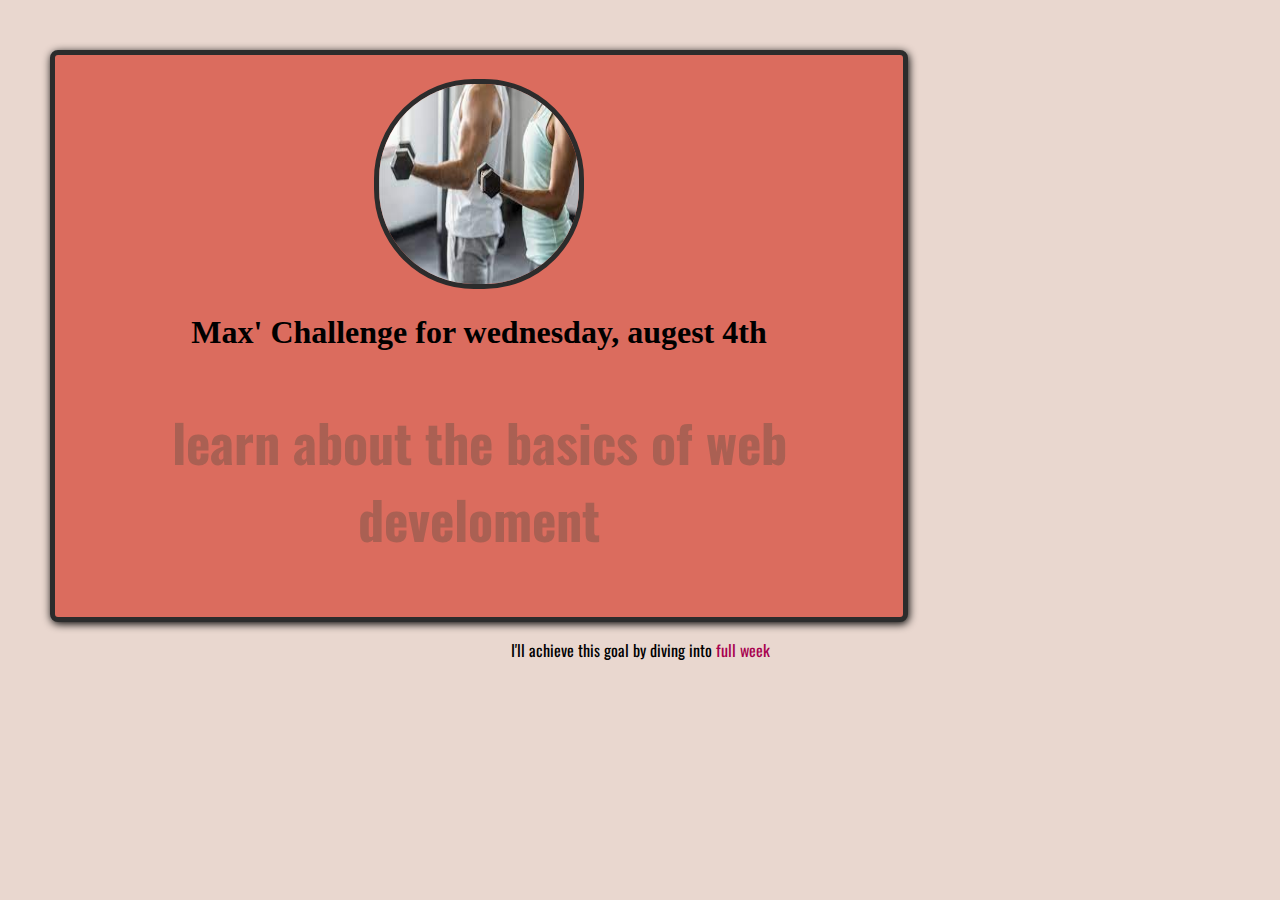
<file: index.html>
<!DOCTYPE html>
<html>
  <head>
    <link rel="preconnect" href="https://fonts.googleapis.com" />
    <link rel="preconnect" href="https://fonts.gstatic.com" crossorigin />
    <link
      href="https://fonts.googleapis.com/css2?family=Fira+Sans:wght@700&family=Oswald:wght@500&display=swap"
      rel="stylesheet"
    />
    <link href="styles/daily-challenge.css" rel="stylesheet" />
    <link href="styles/shared.css" rel="stylesheet /">
    <title>My first daliy Challenge</title>
  </head>
  <body>
    <main>
      <img src="images/health.jfif" alt="health"> 
    <h1>Max' Challenge for <span>wednesday, augest 4th</span></h1>
    <p id="todays-challenge">learn about the basics of web develoment</p>
    </main>
  </body>
  <futter>
    <p>
      I'll achieve this goal by diving into
      <a href="full-week.html">full week</a>
    </p>
  </futter>
</html>
</file>
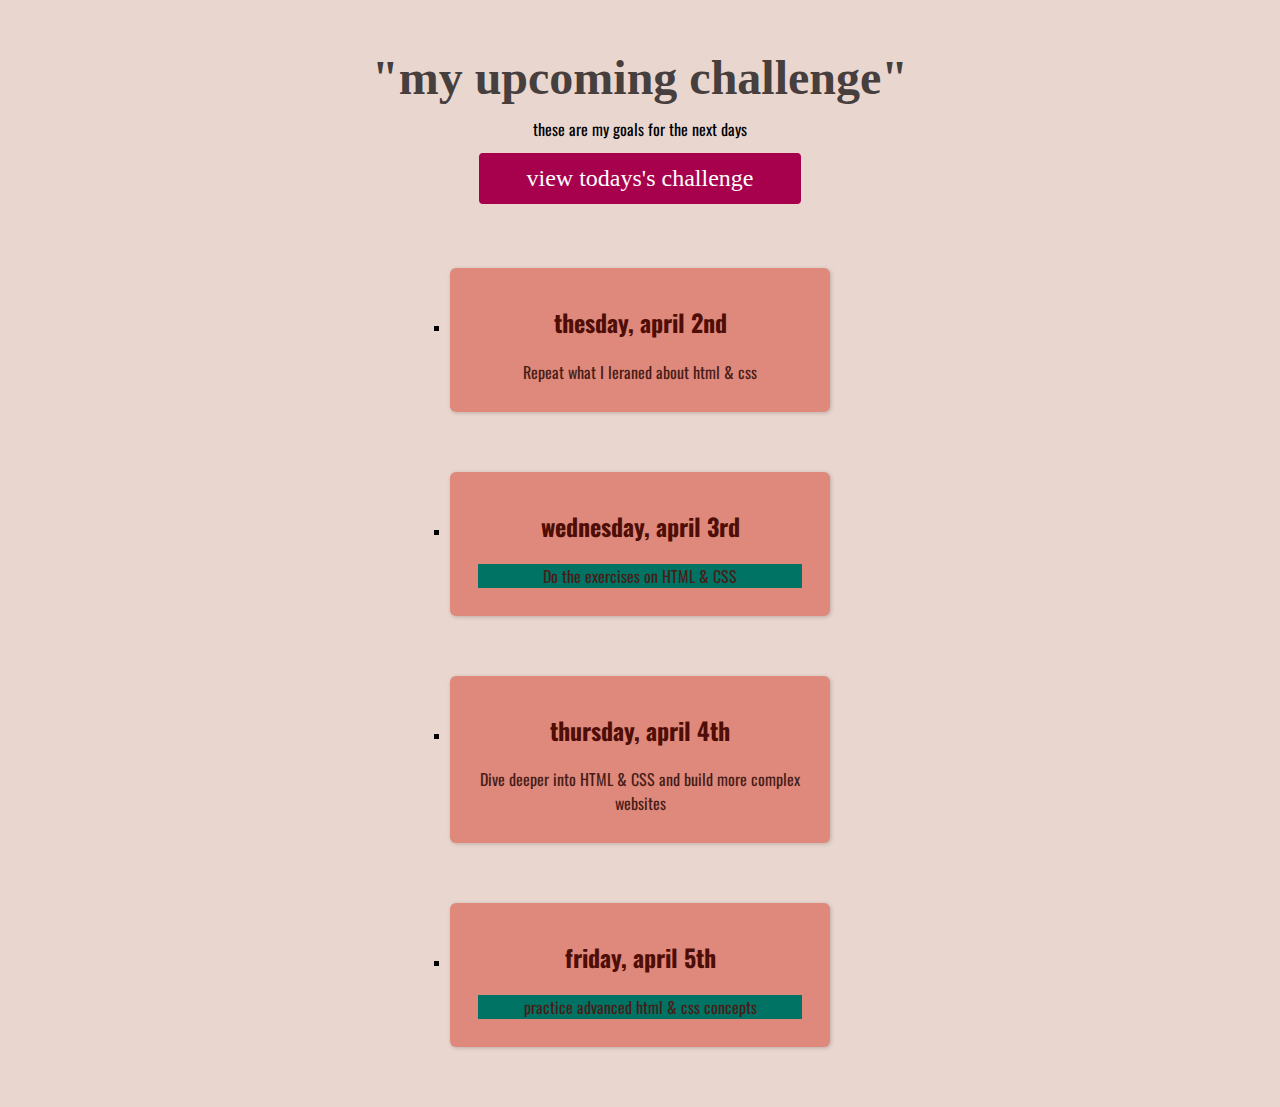
<file: full-week.html>
<!DOCTYPE html>
<html>
  <head>
    <link rel="preconnect" href="https://fonts.googleapis.com" />
    <link rel="preconnect" href="https://fonts.gstatic.com" crossorigin />
    <link
      href="https://fonts.googleapis.com/css2?family=Tilt+Prism&display=swap"
      rel="stylesheet"
    />
    <link rel="preconnect" href="https://fonts.googleapis.com" />
    <link rel="preconnect" href="https://fonts.gstatic.com" crossorigin />
    <link
      href="https://fonts.googleapis.com/css2?family=Fira+Sans:wght@700&family=Oswald:wght@500&display=swap"
      rel="stylesheet"
    />
    <link href="styles/shared.css" rel="stylesheet /" />
    <link href="styles/full-week.css" rel="stylesheet" />
    <link rel="icon" href="images/favicon.ico" type="image/x-icon">
    <title>5days Challenge</title>
  </head>
  <body>
    <header>
      <h1>"my upcoming challenge"</h1>
      <p id="description">these are my goals for the next days</p>
      <a href="index.html">view todays's challenge</a>
    </header>
    <main>
      <ol>
        <li>
          <h2>thesday, april 2nd</h2>
          <p>Repeat what I leraned about html & css</p>
                  </li>
        <li>
          <h2>wednesday, april 3rd</h2>
          <p class="highlight-goal">Do the exercises on HTML & CSS</p>
        </li>
        <li>
          <h2>thursday, april 4th</h2>
          <p>Dive deeper into HTML & CSS and build more complex websites</p>
        </li>
        <li>
          <h2>friday, april 5th</h2>
          <p class="highlight-goal">practice advanced html & css concepts</p>
        </li>
      </ol>
    </main>
  </body>
</html>
</file>
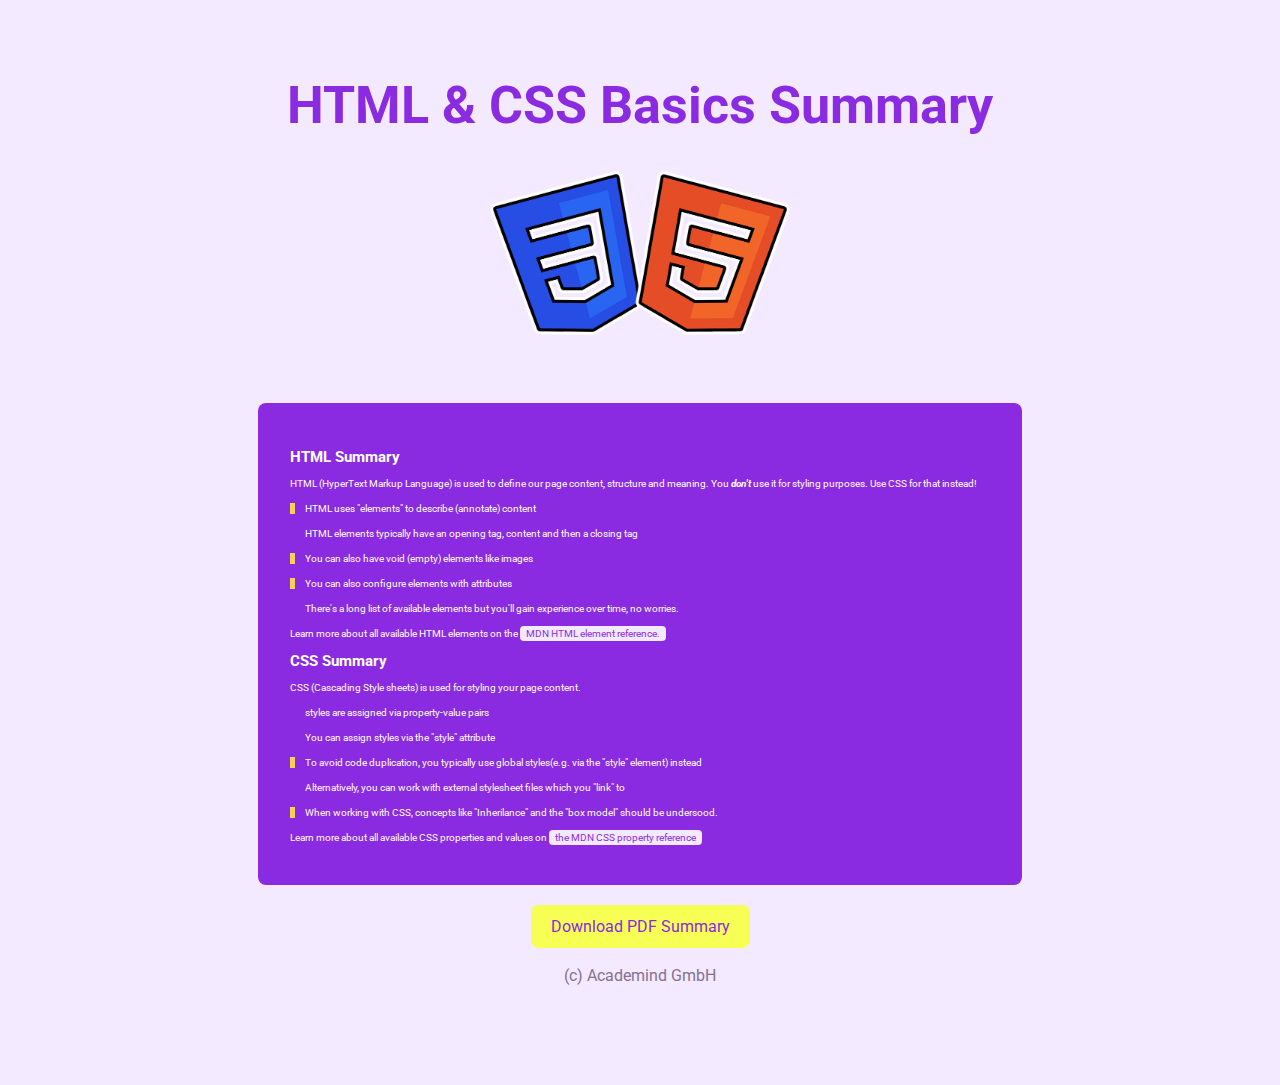
<file: practice.html>
<!DOCTYPE html>
<html lang="en">
  <head>
    <link rel="preconnect" href="https://fonts.googleapis.com" />
    <link rel="preconnect" href="https://fonts.gstatic.com" crossorigin />
    <link
      href="https://fonts.googleapis.com/css2?family=Roboto&family=Tilt+Prism&display=swap"
      rel="stylesheet"
    />
    <link href="styles/practice.css" rel="stylesheet /" />
    <title>HTML & CSS Basics Summary</title>
  </head>
  <body>
    <header>
        <h1>HTML & CSS Basics Summary</h1>
        <img src="images/html-css.png" alt="HTML and CSS logos">

    </header>
    <main>
        <h2>
            HTML Summary
        </h2>
        <p>
            HTML (HyperText Markup Language) is used to define our page content, structure and meaning. You <em class="highlight">don't</em> use it for styling purposes. Use CSS for that instead!
        </p>
        
       
        <ul>
            <li class="extra-important">HTML uses "elements" to describe (annotate) content</li>
            <li>HTML elements typically have an opening tag, content and then a closing tag</li>
            <li class="extra-important">You can also have void (empty) elements like images</li>
            <li class="extra-important">You can also configure elements with attributes</li>
            <li>There's a long list of available elements but you'll gain experience over time, no worries.</li>  
          
        </ul>
        <p>Learn more about all available HTML elements on the <a href="https://developer.mozilla.org/en-US/docs/Web/HTML/Element">MDN HTML element reference.</a></p>
        <h2>
            CSS Summary
        </h2>
        <p>CSS (Cascading Style sheets) is used for styling your page content.</p>
        <ul>
            <li>styles are assigned via property-value pairs</li>
            <li>You can assign styles via the "style" attribute</li>
            <li class="extra-important">To avoid code duplication, you typically use global styles(e.g. via the "style" element) instead </li>
            <li>Alternatively, you can work with external stylesheet files which you "link" to</li>
            <li class="extra-important">When working with CSS, concepts like "Inherilance" and the "box model" should be undersood.</li>
        </ul>
        
        <p>Learn more about all available CSS properties and values on <a href="https://developer.mozilla.org/en-US/docs/Web/CSS/Reference">the MDN CSS property reference</a></a></p>
      
    </main>
    <footer>
        <a href="html-css-basics-summary.pdf" class="button" target="_blank">Download PDF Summary</a>
        <p>(c) Academind GmbH</p>
    </footer> 
  </body>
</html>
</file>
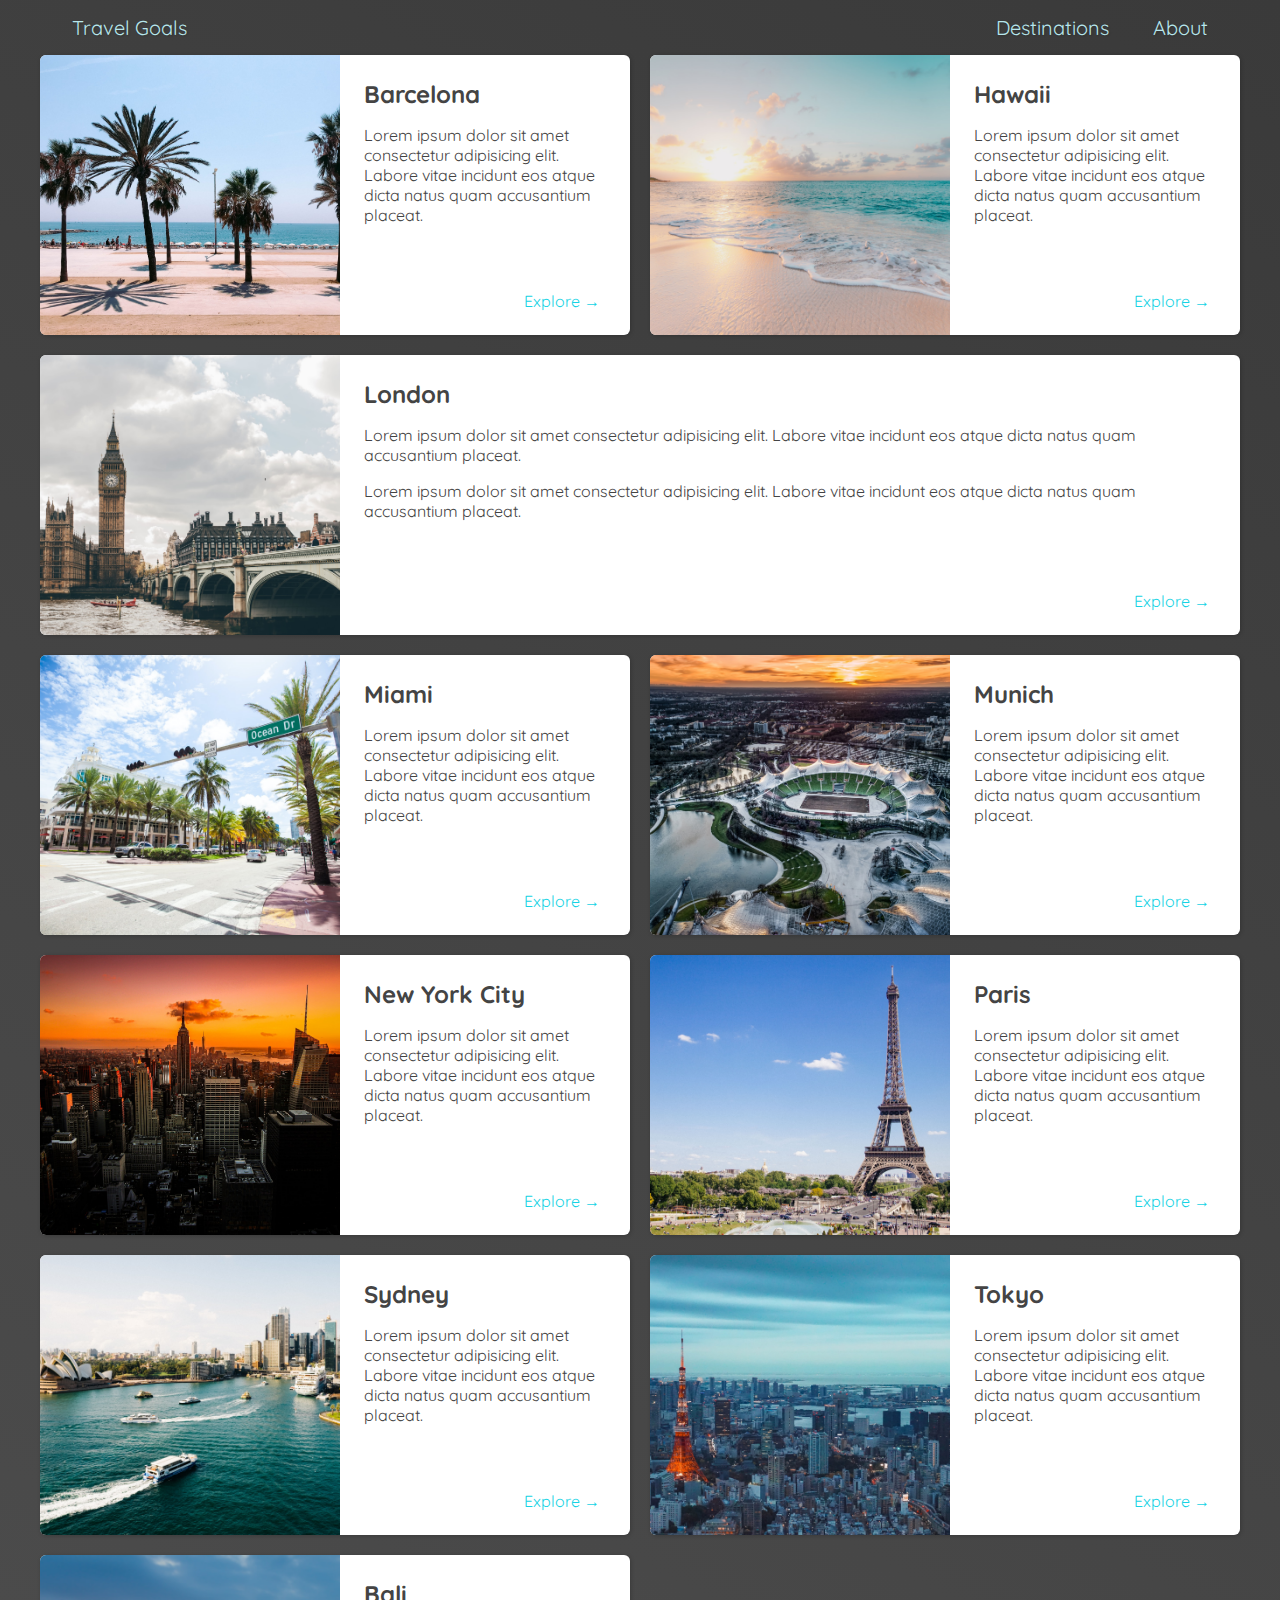
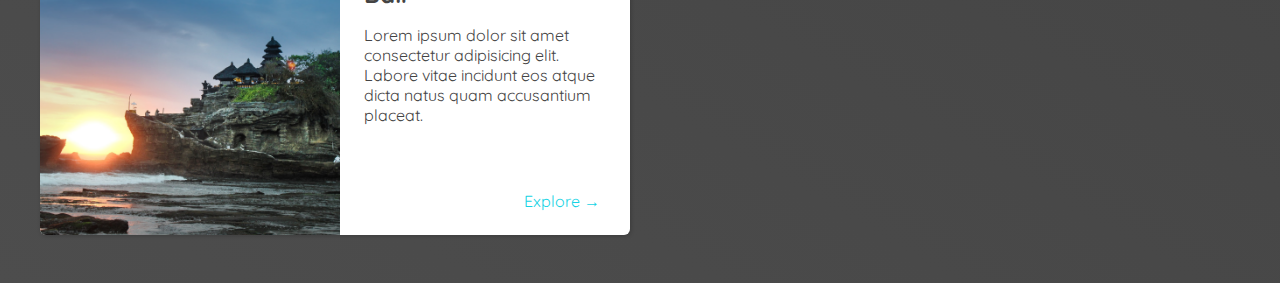
<file: 2023-03-15/places.html>
<!DOCTYPE html>
<html lang="en">
  <head>
    <meta charset="UTF-8" />
    <link rel="preconnect" href="https://fonts.googleapis.com" />
    <link rel="preconnect" href="https://fonts.gstatic.com" crossorigin />
    <link
      href="https://fonts.googleapis.com/css2?family=Roboto&family=Tilt+Prism&display=swap"
      rel="stylesheet"
    />
    <link
      href="https://fonts.googleapis.com/css2?family=Raleway:wght@700&family=Oleo+Script:wght@700&family=Quicksand:wght@300;500;700&display=swap"
      rel="stylesheet"
    />
    <link rel="stylesheet" href="shared.css" />
    <link rel="stylesheet" href="place.css" />
    <title>Travel Goals</title>
  </head>
  <body>
    <header>
      <div id="page-logo">
        <a href="/index.html">Travel Goals</a>
      </div>
      <nav>
        <ul>
          <li><a href="/places.html">Destinations</a></li>
          <li><a href="">About</a></li>
        </ul>
      </nav>
    </header>
    <main>
        <ul>
            <li>
              <img src="images/places/barcelona.jpg" alt="City of Barcelona" />
              <div class="item-content">
                <div>
                  <h2>Barcelona</h2>
                  <p>
                    Lorem ipsum dolor sit amet consectetur adipisicing elit. Labore
                    vitae incidunt eos atque dicta natus quam accusantium placeat.
                  </p>
                </div>
                <div class="actions">
                  <a href="https://en.wikipedia.org/wiki/Barcelona">Explore &#x2192</a>
                </div>
              </div>
            </li>
            <li>
              <img src="images/places/hawaii.jpg" alt="Hawaii beach" />
              <div class="item-content">
                <div>
                  <h2>Hawaii</h2>
                  <p>
                    Lorem ipsum dolor sit amet consectetur adipisicing elit. Labore
                    vitae incidunt eos atque dicta natus quam accusantium placeat.
                  </p>
                </div>
                <div class="actions">
                  <a href="hhttps://en.wikipedia.org/wiki/Hawaii">Explore &#x2192</a>
                </div>
              </div>
            </li>
            <li>
              <img src="images/places/london.jpg" alt="London city" />
              <div class="item-content">
                <div>
                  <h2>London</h2>
                  <p>
                    Lorem ipsum dolor sit amet consectetur adipisicing elit. Labore
                    vitae incidunt eos atque dicta natus quam accusantium placeat.
                  </p>
                  <p>
                    Lorem ipsum dolor sit amet consectetur adipisicing elit. Labore
                    vitae incidunt eos atque dicta natus quam accusantium placeat.
                  </p>
                </div>
                <div class="actions">
                  <a href="https://en.wikipedia.org/wiki/London">Explore &#x2192</a>
                </div>
              </div>
            </li>
            <li>
              <img src="images/places/miami.jpg" alt="Miami streets" />
              <div class="item-content">
                <div>
                  <h2>Miami</h2>
                  <p>
                    Lorem ipsum dolor sit amet consectetur adipisicing elit. Labore
                    vitae incidunt eos atque dicta natus quam accusantium placeat.
                  </p>
                </div>
                <div class="actions">
                  <a href="https://en.wikipedia.org/wiki/Miami">Explore &#x2192</a>
                </div>
              </div>
            </li>
            <li>
              <img src="images/places/munich.jpg" alt="Munich football stadium" />
              <div class="item-content">
                <div>
                  <h2>Munich</h2>
                  <p>
                    Lorem ipsum dolor sit amet consectetur adipisicing elit. Labore
                    vitae incidunt eos atque dicta natus quam accusantium placeat.
                  </p>
                </div>
                <div class="actions">
                  <a href="https://en.wikipedia.org/wiki/Munich">Explore &#x2192</a>
                </div>
              </div>
            </li>
            <li>
              <img src="images/places/new-york-city.jpg" alt="New York City skyline" />
              <div class="item-content">
                <div>
                  <h2>New York City</h2>
                  <p>
                    Lorem ipsum dolor sit amet consectetur adipisicing elit. Labore
                    vitae incidunt eos atque dicta natus quam accusantium placeat.
                  </p>
                </div>
                <div class="actions">
                  <a href="https://en.wikipedia.org/wiki/New_York_City"
                    >Explore &#x2192</a
                  >
                </div>
              </div>
            </li>
            <li>
              <img src="images/places/paris.jpg" alt="Paris city" />
              <div class="item-content">
                <div>
                  <h2>Paris</h2>
                  <p>
                    Lorem ipsum dolor sit amet consectetur adipisicing elit. Labore
                    vitae incidunt eos atque dicta natus quam accusantium placeat.
                  </p>
                </div>
                <div class="actions">
                  <a href="https://en.wikipedia.org/wiki/Paris">Explore &#x2192</a>
                </div>
              </div>
            </li>
            <li>
              <img src="images/places/sydney.jpg" alt="Sydney beach" />
              <div class="item-content">
                <div>
                  <h2>Sydney</h2>
                  <p>
                    Lorem ipsum dolor sit amet consectetur adipisicing elit. Labore
                    vitae incidunt eos atque dicta natus quam accusantium placeat.
                  </p>
                </div>
                <div class="actions">
                  <a href="https://en.wikipedia.org/wiki/Sydney">Explore &#x2192</a>
                </div>
              </div>
            </li>
            <li>
              <img src="images/places/tokyo.jpg" alt="Tokyo skyline" />
              <div class="item-content">
                <div>
                  <h2>Tokyo</h2>
                  <p>
                    Lorem ipsum dolor sit amet consectetur adipisicing elit. Labore
                    vitae incidunt eos atque dicta natus quam accusantium placeat.
                  </p>
                </div>
                <div class="actions">
                  <a href="https://en.wikipedia.org/wiki/Tokyo">Explore &#x2192</a>
                </div>
              </div>
            </li>
            <li>
              <img src="images/places/bali.jpg" alt="Bali beach" />
              <div class="item-content">
                <div>
                  <h2>Bali</h2>
                  <p>
                    Lorem ipsum dolor sit amet consectetur adipisicing elit. Labore
                    vitae incidunt eos atque dicta natus quam accusantium placeat.
                  </p>
                </div>
                <div class="actions">
                  <a href="https://en.wikipedia.org/wiki/Bali">Explore &#x2192</a>
                </div>
              </div>
            </li>
          </ul>
    
    </footer>
  </body>
</html>
</file>
<file: styles/daily-challenge.css>
main {
  width: 800px;
  margin: 200px auto 72 auto;
  background-color: rgb(219,108,94);
  padding: 24px;
  border: 5px solid rgb(44,44,44);
  border-radius: 8px;
  box-shadow:1px 2px 8px rgba(0,0,0.3);

}
img {
  width: 200px;
  height: 200px;
  border-radius: 100px;
  border:5px solid rgb(44,44,44);
}

#todays-challenge {
  color: rgb(170, 96, 83);
  font-weight: bold;
  font-size: 52px;
}
</file>
<file: styles/shared.css>
body {
    text-align: center;
    background-color: rgb(233,215,207);
    margin: 50px;
  }
  
  img {
    width: 200px;
    height: 200px;
    border-radius: 100px;
  }
  
  p {
    font-family: "Oswald";
    margin-bottom: 36px;
  }
  a {
    color: rgb(167, 1, 78);
    text-decoration: none;
  }
  
  a:hover {
    text-decoration: underline;
  }
  
  #main-thema {
    color: rgb(170, 96, 83);
    font-family: 'Tilt Prism', cursive;
    font-weight: bold;
    font-size: 52px;
  }
  hi{
    font-size : 48px;
    color: rgb(71,62,62);
  }

  li{
    list-style: square;
    
  }
  /* ol {
    list-style: none;
  } */
</file>
<file: styles/full-week.css>
header{
    margin-bottom:64px;
}
h1{
    font-size: 48px;
    color: rgb(71,62,62);
    margin:0;
}
#description{
    margin: 12px;
}
header p{
    margin-bottom: 36px;
}
a{
    padding: 12px 48px;
    border: ipx solid;
    background-color: rgb(167,1,78);
    color:white;
    border-radius:4px;
    font-size: 24px;
    display: inline-block;
    margin: 0;

}
a:hover{
    background-color:rgb(180,12,12);
    text-decoration: none;
}
ol{
    list-style: none;
    width: 500px;
    margin: 36px auto 0 auto;
    padding: 0;
}
li{
    padding:16px;
    box-shadow: 1px 1px 4px rgba(0,0,0,0.2);
    margin: 60px;
    background-color: rgb(223,136,124);
    border-radius: 6px;
}
h2 {
    color: rgb(78, 13, 5);
    font-family: 'Oswald', sans-serif;
}
main p{
    margin: 12px;
    color: rgb(71,29,22);
}
/* .daily-goal{
    
    margin: 12px;
    color: rgb(71,29,22);
} */
.highlight-goal{
    background-color: rgb(0,115,101);
}
</file>
<file: styles/practice.css>
body {
    font-family: 'Roboto', sans-serif;
    background-color:rgb(244,234,255);
  }
  header{
    text-align:center;
    padding: 32px;
  }
  main {
    font-size : 10px;
    padding: 32px;
    width:700px;
    color:white;
    background-color:blueviolet;
    margin: 32px auto;
    border-radius: 8px;
  }
  h1{
    font-size : 52px;
    color:blueviolet;
  }
  #text_bold {
    font-weight: bold;
  }
  span{
    font-weight: bold;
  }
  header img{
    width: 300px;

  }
  ul{
    margin: 0;
    padding: 0;
    list-style: none;
  }
  li{
    margin: 14px 0;
    padding-left: 10px;
    border-left: 5px solid transparent;
  } 
  .extra-important{
    border-left: 5px solid rgb(247, 209, 85) ;
  } 
  .highlight{
    font-weight: bold;
  }
  a{
    text-decoration: none;
    color:blueviolet;
    background-color: rgb(244,234,255);
    padding: 2px 6px;
    border-radius: 4px;

  }
  a:hover, a:active{
    background-color:rgb(247, 209, 85);

  }
  footer {
    text-align: center;
    margin-bottom: 100px;
  }
  footer p{
    color: rgb(131,113,149);
    margin-top:30px;
  }
  footer a{
    padding: 12px 20px;
    border-radius: 8px;
    background-color:rgb(247,289,85);
  }
  footer a:hover,footer a:active{
    background-color: rgb(255,241,111);
  }
</file>
<file: 2023-03-15/shared.css>
body{
    font-family: "Quicksand", sans-serif;
    margin:0;
}
ul {
    list-style: none;
    margin: 0;
    padding: 0;

}
header{
    display: flex;
    justify-content: space-between;
    align-items: center;
    padding: 15px 60px;
    position: absolute;
    width:100%;
    top:0;
    left: 0;
    box-sizing: border-box;
}

header ul{
    display: flex;
}
header li{
    margin-left: 20px;;
}
header a{
  color: rgb(255,251,0);
  text-decoration: none;
  font-size:20px;
  padding: 12px;
  text-shadow: 1px 1px 2px rgba(0,0,0,0.2);
  border-radius: 6px;

}  
header a:hover{
  color: rgb(77,77,77);
  background-color: rgb(255,251,0);
}
footer{
  background: linear-gradient(70deg,rgb(24,24,24),rgb(25,29,29));
}
footer ul{
  display: flex;
  justify-content: center;
  padding: 40px;
}
footer li{
  width:80px;
  height:80px;
  margin: 50px 50px;
}
footer img{
  width: 100%;

  height: 100%;

}
</file>
<file: 2023-03-15/place.css>
body{
    background: linear-gradient(30deg, rgb(77,77,77),rgb(58,58,58));
    color: rgb(68,68,68);
}
header{
    position: static;
}
#page-logo a{
    color: rgb(183,230,235);
}
header a{
    color: rgb(183,230,236);
}
header nev a:hover{
    background-color: rgb(183,230,235);
    color: (59,59,59);
}
main ul{
    width: 1200px;
    margin: 0 auto 48px auto;
    display: grid;
    grid-template-columns: 1fr 1fr;
    gap: 20px 20px;
}
li:nth-of-type(3)
{
    grid-column: 1/span 2;
}
main li{
    display: flex;
    background-color: white;
    box-shadow: 1px 1px 4px rgba(0,0,0,0.2);
    border-radius: 6px;
    overflow: hidden;
}
main li img{
    width: 300px;
    height: 280px;
    object-fit: cover;
}
.item-content{
    padding: 24px;
    display: flex;
    flex-direction: column;
    justify-content: space-between;
}
.item-content h2{
    margin: 0;
}
.actions{
    text-align: right;
}
.actions a{
    text-decoration: none;
    padding: 6px;
    color: rgb(22,211,228);
    border-radius:5px;
}
.actions a:hover{
background-color: rgb(235,253,255);
}
</file>
